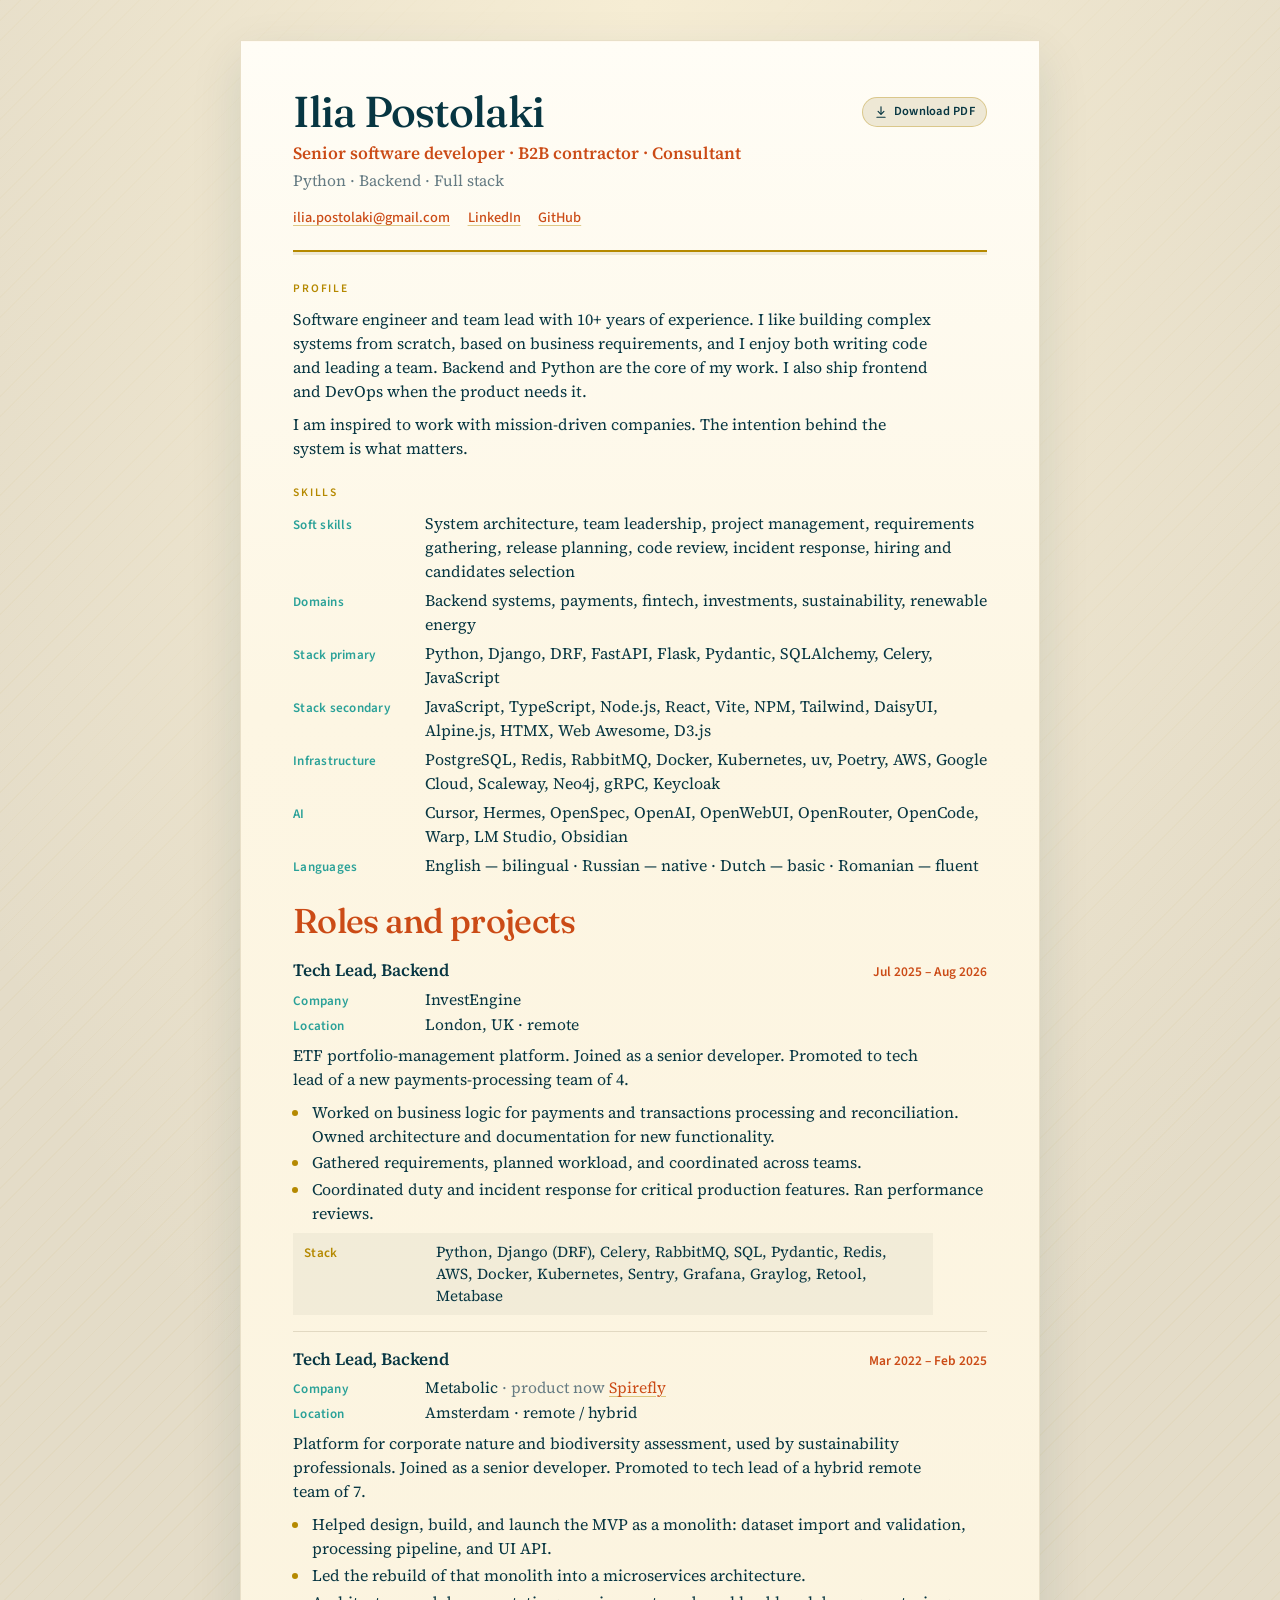
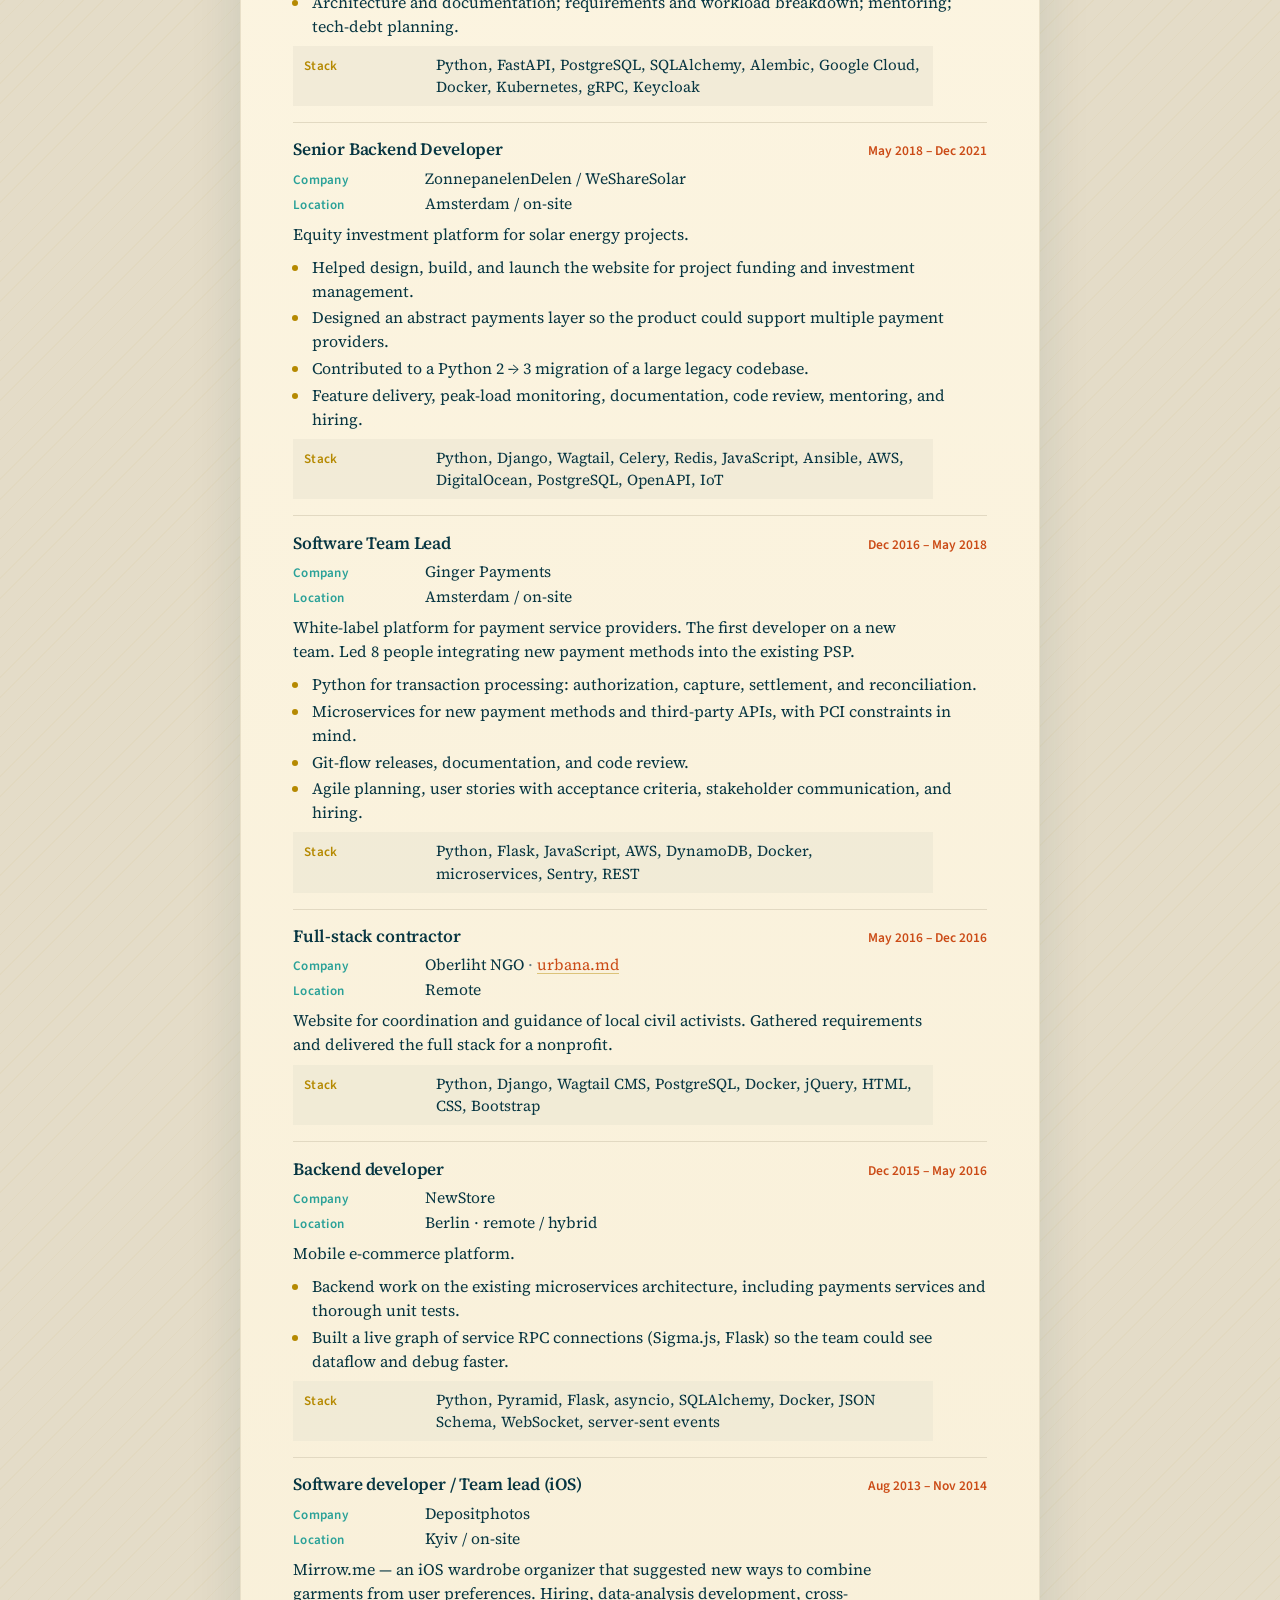
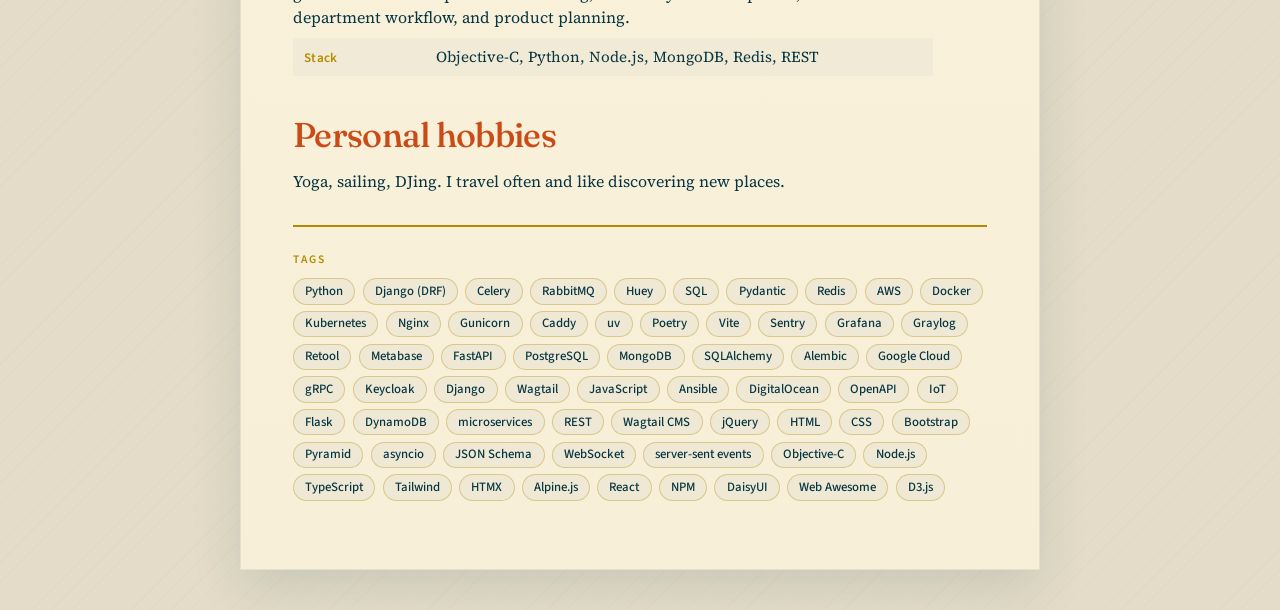
<file: index.html>
<!DOCTYPE html>
<html lang="en">
<head>
  <meta charset="utf-8">
  <meta name="viewport" content="width=device-width, initial-scale=1">
  <title>Ilia Postolaki — CV</title>
  <link rel="preconnect" href="https://fonts.googleapis.com">
  <link rel="preconnect" href="https://fonts.gstatic.com" crossorigin>
  <link href="https://fonts.googleapis.com/css2?family=Fraunces:opsz,wght@9..144,500;9..144,600&family=Source+Sans+3:wght@500;600&family=Source+Serif+4:opsz,ital,wght@8..60,0,400;8..60,0,600;8..60,1,400&display=swap" rel="stylesheet">
  <link rel="stylesheet" href="styles.css">
</head>
<body>
  <main class="page">
    <header class="masthead">
      <div class="masthead-top">
        <h1>Ilia Postolaki</h1>
        <a class="pdf-download" href="cv_ilia_postolaki.pdf" download>
          <svg xmlns="http://www.w3.org/2000/svg" width="14" height="14" viewBox="0 0 24 24" fill="none" stroke="currentColor" stroke-width="2" stroke-linecap="round" stroke-linejoin="round" aria-hidden="true">
            <path d="M12 3v12"/>
            <path d="M7 11l5 5 5-5"/>
            <path d="M5 21h14"/>
          </svg>
          Download PDF
        </a>
      </div>
      <p class="role">Senior software developer · B2B contractor · Consultant</p>
      <p class="focus">Python · Backend · Full stack</p>
      <p class="meta">
        <a href="mailto:ilia.postolaki@gmail.com">ilia.postolaki@gmail.com</a>
        <a href="https://www.linkedin.com/in/ilia-postolaki-63a211159" target="_blank" rel="noopener noreferrer">LinkedIn</a>
        <a href="https://github.com/ipostolaki/" target="_blank" rel="noopener noreferrer">GitHub</a>
      </p>
    </header>

    <section class="block">
      <h2>Profile</h2>
      <p>
        Software engineer and team lead with 10+ years of experience.
        I like building complex systems from scratch, based on business requirements,
        and I enjoy both writing code and leading a team.
        Backend and Python are the core of my work. I also ship frontend and DevOps when the product needs it.
      </p>
      <p>
        I am inspired to work with mission-driven companies. The intention behind the system is what matters.
      </p>
    </section>

    <section class="block skills">
      <h2>Skills</h2>
      <ul>
        <li><span>Soft skills</span> System architecture, team leadership, project management, requirements gathering, release planning, code review, incident response, hiring and candidates selection</li>
        <li><span>Domains</span> Backend systems, payments, fintech, investments, sustainability, renewable energy</li>
        <li><span>Stack primary</span> Python, Django, DRF, FastAPI, Flask, Pydantic, SQLAlchemy, Celery, JavaScript</li>
        <li><span>Stack secondary</span> JavaScript, TypeScript, Node.js, React, Vite, NPM, Tailwind, DaisyUI, Alpine.js, HTMX, Web Awesome, D3.js</li>
        <li><span>Infrastructure</span> PostgreSQL, Redis, RabbitMQ, Docker, Kubernetes, uv, Poetry, AWS, Google Cloud, Scaleway, Neo4j, gRPC, Keycloak</li>
        <li><span>AI</span> Cursor, Hermes, OpenSpec, OpenAI, OpenWebUI, OpenRouter, OpenCode, Warp, LM Studio, Obsidian</li>
        <li><span>Languages</span> English — bilingual · Russian — native · Dutch — basic · Romanian — fluent</li>
      </ul>
    </section>

    <section class="block roles">
      <h2>Roles and projects</h2>
      <article class="job">
        <header>
          <div class="job-heading">
            <h3>Tech Lead, Backend</h3>
            <p class="dates">Jul 2025 – Aug 2026</p>
          </div>
          <dl class="job-meta">
            <div>
              <dt>Company</dt>
              <dd>InvestEngine</dd>
            </div>
            <div>
              <dt>Location</dt>
              <dd>London, UK · remote</dd>
            </div>
          </dl>
        </header>
        <p class="context">
          ETF portfolio-management platform.
          Joined as a senior developer. Promoted to tech lead of a new payments-processing team of 4.
        </p>
        <ul>
          <li>Worked on business logic for payments and transactions processing and reconciliation. Owned architecture and documentation for new functionality.</li>
          <li>Gathered requirements, planned workload, and coordinated across teams.</li>
          <li>Coordinated duty and incident response for critical production features. Ran performance reviews.</li>
        </ul>
        <p class="tech"><span>Stack</span> Python, Django (DRF), Celery, RabbitMQ, SQL, Pydantic, Redis, AWS, Docker, Kubernetes, Sentry, Grafana, Graylog, Retool, Metabase</p>
      </article>

      <article class="job">
        <header>
          <div class="job-heading">
            <h3>Tech Lead, Backend</h3>
            <p class="dates">Mar 2022 – Feb 2025</p>
          </div>
          <dl class="job-meta">
            <div>
              <dt>Company</dt>
              <dd>Metabolic <span class="quiet">· product now <a href="https://spirefly.com/">Spirefly</a></span></dd>
            </div>
            <div>
              <dt>Location</dt>
              <dd>Amsterdam · remote / hybrid</dd>
            </div>
          </dl>
        </header>
        <p class="context">
          Platform for corporate nature and biodiversity assessment, used by sustainability professionals.
          Joined as a senior developer. Promoted to tech lead of a hybrid remote team of 7.
        </p>
        <ul>
          <li>Helped design, build, and launch the MVP as a monolith: dataset import and validation, processing pipeline, and UI API.</li>
          <li>Led the rebuild of that monolith into a microservices architecture.</li>
          <li>Architecture and documentation; requirements and workload breakdown; mentoring; tech-debt planning.</li>
        </ul>
        <p class="tech"><span>Stack</span> Python, FastAPI, PostgreSQL, SQLAlchemy, Alembic, Google Cloud, Docker, Kubernetes, gRPC, Keycloak</p>
      </article>

      <article class="job">
        <header>
          <div class="job-heading">
            <h3>Senior Backend Developer</h3>
            <p class="dates">May 2018 – Dec 2021</p>
          </div>
          <dl class="job-meta">
            <div>
              <dt>Company</dt>
              <dd>ZonnepanelenDelen / WeShareSolar</dd>
            </div>
            <div>
              <dt>Location</dt>
              <dd>Amsterdam / on-site</dd>
            </div>
          </dl>
        </header>
        <p class="context">Equity investment platform for solar energy projects.</p>
        <ul>
          <li>Helped design, build, and launch the website for project funding and investment management.</li>
          <li>Designed an abstract payments layer so the product could support multiple payment providers.</li>
          <li>Contributed to a Python 2 → 3 migration of a large legacy codebase.</li>
          <li>Feature delivery, peak-load monitoring, documentation, code review, mentoring, and hiring.</li>
        </ul>
        <p class="tech"><span>Stack</span> Python, Django, Wagtail, Celery, Redis, JavaScript, Ansible, AWS, DigitalOcean, PostgreSQL, OpenAPI, IoT</p>
      </article>

      <article class="job">
        <header>
          <div class="job-heading">
            <h3>Software Team Lead</h3>
            <p class="dates">Dec 2016 – May 2018</p>
          </div>
          <dl class="job-meta">
            <div>
              <dt>Company</dt>
              <dd>Ginger Payments</dd>
            </div>
            <div>
              <dt>Location</dt>
              <dd>Amsterdam / on-site</dd>
            </div>
          </dl>
        </header>
        <p class="context">
          White-label platform for payment service providers.
          The first developer on a new team. Led 8 people integrating new payment methods into the existing PSP.
        </p>
        <ul>
          <li>Python for transaction processing: authorization, capture, settlement, and reconciliation.</li>
          <li>Microservices for new payment methods and third-party APIs, with PCI constraints in mind.</li>
          <li>Git-flow releases, documentation, and code review.</li>
          <li>Agile planning, user stories with acceptance criteria, stakeholder communication, and hiring.</li>
        </ul>
        <p class="tech"><span>Stack</span> Python, Flask, JavaScript, AWS, DynamoDB, Docker, microservices, Sentry, REST</p>
      </article>

      <article class="job">
        <header>
          <div class="job-heading">
            <h3>Full-stack contractor</h3>
            <p class="dates">May 2016 – Dec 2016</p>
          </div>
          <dl class="job-meta">
            <div>
              <dt>Company</dt>
              <dd>Oberliht NGO <span class="quiet">· <a href="https://github.com/ipostolaki/urbana">urbana.md</a></span></dd>
            </div>
            <div>
              <dt>Location</dt>
              <dd>Remote</dd>
            </div>
          </dl>
        </header>
        <p class="context">
          Website for coordination and guidance of local civil activists.
          Gathered requirements and delivered the full stack for a nonprofit.
        </p>
        <p class="tech"><span>Stack</span> Python, Django, Wagtail CMS, PostgreSQL, Docker, jQuery, HTML, CSS, Bootstrap</p>
      </article>

      <article class="job">
        <header>
          <div class="job-heading">
            <h3>Backend developer</h3>
            <p class="dates">Dec 2015 – May 2016</p>
          </div>
          <dl class="job-meta">
            <div>
              <dt>Company</dt>
              <dd>NewStore</dd>
            </div>
            <div>
              <dt>Location</dt>
              <dd>Berlin · remote / hybrid</dd>
            </div>
          </dl>
        </header>
        <p class="context">Mobile e-commerce platform.</p>
        <ul>
          <li>Backend work on the existing microservices architecture, including payments services and thorough unit tests.</li>
          <li>Built a live graph of service RPC connections (Sigma.js, Flask) so the team could see dataflow and debug faster.</li>
        </ul>
        <p class="tech"><span>Stack</span> Python, Pyramid, Flask, asyncio, SQLAlchemy, Docker, JSON Schema, WebSocket, server-sent events</p>
      </article>

      <article class="job">
        <header>
          <div class="job-heading">
            <h3>Software developer / Team lead (iOS)</h3>
            <p class="dates">Aug 2013 – Nov 2014</p>
          </div>
          <dl class="job-meta">
            <div>
              <dt>Company</dt>
              <dd>Depositphotos</dd>
            </div>
            <div>
              <dt>Location</dt>
              <dd>Kyiv / on-site</dd>
            </div>
          </dl>
        </header>
        <p class="context">
          Mirrow.me — an iOS wardrobe organizer that suggested new ways to combine garments from user preferences.
          Hiring, data-analysis development, cross-department workflow, and product planning.
        </p>
        <p class="tech"><span>Stack</span> Objective-C, Python, Node.js, MongoDB, Redis, REST</p>
      </article>
    </section>

    <section class="block personal">
      <h2>Personal hobbies</h2>
      <p>Yoga, sailing, DJing. I travel often and like discovering new places.</p>
    </section>

    <section class="block tags-block">
      <h2>Tags</h2>
      <ul class="tag-list">
        <li>Python</li>
        <li>Django (DRF)</li>
        <li>Celery</li>
        <li>RabbitMQ</li>
        <li>Huey</li>
        <li>SQL</li>
        <li>Pydantic</li>
        <li>Redis</li>
        <li>AWS</li>
        <li>Docker</li>
        <li>Kubernetes</li>
        <li>Nginx</li>
        <li>Gunicorn</li>
        <li>Caddy</li>
        <li>uv</li>
        <li>Poetry</li>
        <li>Vite</li>
        <li>Sentry</li>
        <li>Grafana</li>
        <li>Graylog</li>
        <li>Retool</li>
        <li>Metabase</li>
        <li>FastAPI</li>
        <li>PostgreSQL</li>
        <li>MongoDB</li>
        <li>SQLAlchemy</li>
        <li>Alembic</li>
        <li>Google Cloud</li>
        <li>gRPC</li>
        <li>Keycloak</li>
        <li>Django</li>
        <li>Wagtail</li>
        <li>JavaScript</li>
        <li>Ansible</li>
        <li>DigitalOcean</li>
        <li>OpenAPI</li>
        <li>IoT</li>
        <li>Flask</li>
        <li>DynamoDB</li>
        <li>microservices</li>
        <li>REST</li>
        <li>Wagtail CMS</li>
        <li>jQuery</li>
        <li>HTML</li>
        <li>CSS</li>
        <li>Bootstrap</li>
        <li>Pyramid</li>
        <li>asyncio</li>
        <li>JSON Schema</li>
        <li>WebSocket</li>
        <li>server-sent events</li>
        <li>Objective-C</li>
        <li>Node.js</li>
        <li>TypeScript</li>
        <li>Tailwind</li>
        <li>HTMX</li>
        <li>Alpine.js</li>
        <li>React</li>
        <li>NPM</li>
        <li>DaisyUI</li>
        <li>Web Awesome</li>
        <li>D3.js</li>
      </ul>
    </section>
  </main>
</body>
</html>
</file>
<file: styles.css>
:root {
  --base03: #002b36;
  --base02: #073642;
  --base01: #586e75;
  --base00: #657b83;
  --base0: #839496;
  --base1: #93a1a1;
  --base2: #eee8d5;
  --base3: #fdf6e3;
  --yellow: #b58900;
  --orange: #cb4b16;
  --cyan: #2aa198;
  --paper: var(--base3);
  --desk: #e4dcc8;
  --ink: var(--base02);
  --muted: var(--base00);
  --line: #e2d9c2;
  --link: var(--orange);
  --measure: 50rem;
  --page-pad: 3rem 3.25rem 2.75rem;
}

*,
*::before,
*::after {
  box-sizing: border-box;
}

html {
  font-size: 16px;
}

body {
  margin: 0;
  min-height: 100vh;
  background-color: var(--desk);
  background-image:
    radial-gradient(ellipse 90% 60% at 50% 0%, #f6edd4 0%, transparent 70%),
    repeating-linear-gradient(
      135deg,
      rgb(181 137 0 / 4%) 0 1px,
      transparent 1px 14px
    );
  color: var(--ink);
  font-family: "Source Serif 4", Georgia, serif;
  font-optical-sizing: auto;
  font-weight: 400;
  line-height: 1.5;
  -webkit-font-smoothing: antialiased;
}

a {
  color: var(--link);
  text-decoration-color: rgb(181 137 0 / 45%);
  text-underline-offset: 0.18em;
}

a:hover {
  color: var(--yellow);
  text-decoration-color: var(--yellow);
}

.page {
  width: min(var(--measure), calc(100% - 2rem));
  margin: 2.5rem auto;
  padding: var(--page-pad);
  background-color: var(--paper);
  background-image:
    linear-gradient(180deg, #fffdf6 0%, var(--base3) 18%, #f8efd8 100%);
  border: 1px solid #e8dfc8;
  box-shadow:
    0 1px 0 #fffaf0 inset,
    0 18px 48px rgb(7 54 66 / 12%);
}

.masthead {
  margin-bottom: 1.75rem;
  padding-bottom: 1.35rem;
  border-bottom: 2px solid var(--yellow);
  box-shadow: 0 3px 0 var(--base2);
}

.masthead-top {
  display: flex;
  flex-wrap: wrap;
  align-items: center;
  justify-content: space-between;
  gap: 0.45rem 1rem;
  margin-bottom: 0.4rem;
}

.masthead h1 {
  margin: 0;
  color: var(--base02);
  font-family: Fraunces, Georgia, serif;
  font-optical-sizing: auto;
  font-size: 2.7rem;
  font-weight: 500;
  letter-spacing: -0.02em;
  line-height: 1.05;
}

.pdf-download {
  display: inline-flex;
  align-items: center;
  gap: 0.35rem;
  padding: 0.28rem 0.7rem;
  border: 1px solid rgb(181 137 0 / 35%);
  border-radius: 999px;
  background: var(--base2);
  color: var(--base02);
  font-family: "Source Sans 3", "Segoe UI", sans-serif;
  font-size: 0.78rem;
  font-weight: 600;
  letter-spacing: 0.02em;
  text-decoration: none;
  white-space: nowrap;
}

.pdf-download:hover {
  color: var(--orange);
  border-color: var(--yellow);
  text-decoration: none;
}

.pdf-download svg {
  flex-shrink: 0;
}

.role,
.focus {
  margin: 0;
}

.role {
  color: var(--orange);
  font-size: 1.08rem;
  font-weight: 600;
}

.focus,
.meta {
  color: var(--muted);
}

.focus {
  margin-top: 0.15rem;
  font-size: 0.98rem;
}

.meta {
  display: flex;
  flex-wrap: wrap;
  align-items: center;
  gap: 0.25rem 1.1rem;
  margin: 0.9rem 0 0;
  font-family: "Source Sans 3", "Segoe UI", sans-serif;
  font-size: 0.9rem;
  font-weight: 500;
}

.block {
  margin-bottom: 1.5rem;
}

.block h2 {
  margin: 0 0 0.6rem;
  color: var(--yellow);
  font-family: "Source Sans 3", "Segoe UI", sans-serif;
  font-size: 0.72rem;
  font-weight: 600;
  letter-spacing: 0.16em;
  text-transform: uppercase;
}

.block p {
  margin: 0 0 0.55rem;
  max-width: 40rem;
}

.block p:last-child {
  margin-bottom: 0;
}

.skills ul {
  margin: 0;
  padding: 0;
  list-style: none;
}

.skills li {
  display: grid;
  grid-template-columns: 7.25rem minmax(0, 1fr);
  gap: 0.35rem 1rem;
  margin: 0 0 0.32rem;
  align-items: baseline;
}

.skills li span,
.job-meta dt,
.tech span {
  color: var(--cyan);
  font-family: "Source Sans 3", "Segoe UI", sans-serif;
  font-size: 0.82rem;
  font-weight: 600;
  letter-spacing: 0.02em;
}

.job {
  padding: 0.9rem 0 1rem;
  border-top: 1px solid var(--line);
  break-inside: avoid;
  page-break-inside: avoid;
}

.job:first-of-type {
  border-top: 0;
  padding-top: 0.15rem;
}

.job > header {
  margin-bottom: 0.4rem;
}

.job-heading {
  display: grid;
  grid-template-columns: minmax(0, 1fr) auto;
  gap: 0.35rem 1.25rem;
  align-items: baseline;
}

.job h3 {
  margin: 0;
  color: var(--base02);
  font-size: 1.08rem;
  font-weight: 600;
  letter-spacing: -0.01em;
}

.job-meta {
  display: grid;
  gap: 0.08rem;
  margin: 0.22rem 0 0;
}

.job-meta > div {
  display: grid;
  grid-template-columns: 7.25rem minmax(0, 1fr);
  gap: 0.35rem 1rem;
  align-items: baseline;
}

.job-meta dt {
  margin: 0;
}

.job-meta dd {
  margin: 0;
  font-size: 0.98rem;
}

.dates {
  margin: 0;
  color: var(--orange);
  font-family: "Source Sans 3", "Segoe UI", sans-serif;
  font-size: 0.84rem;
  font-weight: 600;
  font-variant-numeric: tabular-nums;
  text-align: right;
  white-space: nowrap;
}

.quiet {
  color: var(--muted);
}

.context {
  margin: 0 0 0.45rem;
  max-width: 40rem;
  color: var(--ink);
}

.job ul {
  margin: 0 0 0.5rem;
  padding: 0 0 0 1.05rem;
}

.job li {
  margin: 0 0 0.18rem;
  padding-left: 0.15rem;
}

.job li::marker {
  color: var(--yellow);
}

.tech {
  display: grid;
  grid-template-columns: 7.25rem minmax(0, 1fr);
  gap: 0.35rem 1rem;
  align-items: baseline;
  margin: 0.55rem 0 0;
  padding: 0.5rem 0.7rem;
  border-top: 0;
  max-width: none;
  background: rgb(238 232 213 / 70%);
  color: var(--base02);
  font-size: 0.95rem;
  line-height: 1.45;
}

.tech span {
  color: var(--yellow);
}

.personal p {
  margin: 0;
}

.block.tags-block {
  margin-top: 2rem;
  padding-top: 1.5rem;
  border-top: 2px solid var(--yellow);
}

.block.personal h2,
.block.roles h2 {
  margin: 0 0 1rem;
  color: var(--orange);
  font-family: Fraunces, Georgia, serif;
  font-optical-sizing: auto;
  font-size: 2.15rem;
  font-weight: 500;
  letter-spacing: -0.02em;
  line-height: 1.1;
  text-transform: none;
}

.tag-list {
  display: flex;
  flex-wrap: wrap;
  gap: 0.4rem 0.45rem;
  margin: 0;
  padding: 0;
  list-style: none;
}

.tag-list li {
  margin: 0;
  padding: 0.22rem 0.7rem;
  border: 1px solid rgb(181 137 0 / 35%);
  border-radius: 999px;
  background: var(--base2);
  color: var(--base02);
  font-family: "Source Sans 3", "Segoe UI", sans-serif;
  font-size: 0.8rem;
  font-weight: 500;
  line-height: 1.35;
}

@media (max-width: 720px) {
  .page {
    width: 100%;
    margin: 0;
    padding: 1.75rem 1.25rem 2.25rem;
    border: 0;
    box-shadow: none;
  }

  .masthead h1 {
    font-size: 2.15rem;
  }

  .skills li,
  .job-heading,
  .job-meta > div,
  .tech {
    grid-template-columns: 1fr;
    gap: 0.15rem;
  }

  .dates {
    text-align: left;
  }
}

@page {
  size: A4;
  margin: 8mm;
}

@page {
  @bottom-center {
    content: counter(page) " / " counter(pages);
    font-family: "Source Sans 3", sans-serif;
    font-size: 8pt;
    color: #b58900;
  }
}

@media print {
  html {
    font-size: 10.4pt;
  }

  .page {
    width: auto;
    max-width: none;
    margin: 8mm;
    background: var(--paper);
    -webkit-box-decoration-break: clone;
    box-decoration-break: clone;
  }

  a {
    text-decoration: none;
  }

  .masthead {
    margin-bottom: 1.1rem;
    padding-bottom: 0.9rem;
  }

  .pdf-download {
    display: none;
  }

  .masthead h1 {
    font-size: 26pt;
  }

  .block {
    margin-bottom: 0.95rem;
  }

  .job {
    padding: 0.55rem 0 0.65rem;
  }

  .tech {
    padding: 0.35rem 0.5rem;
  }
}
</file>
